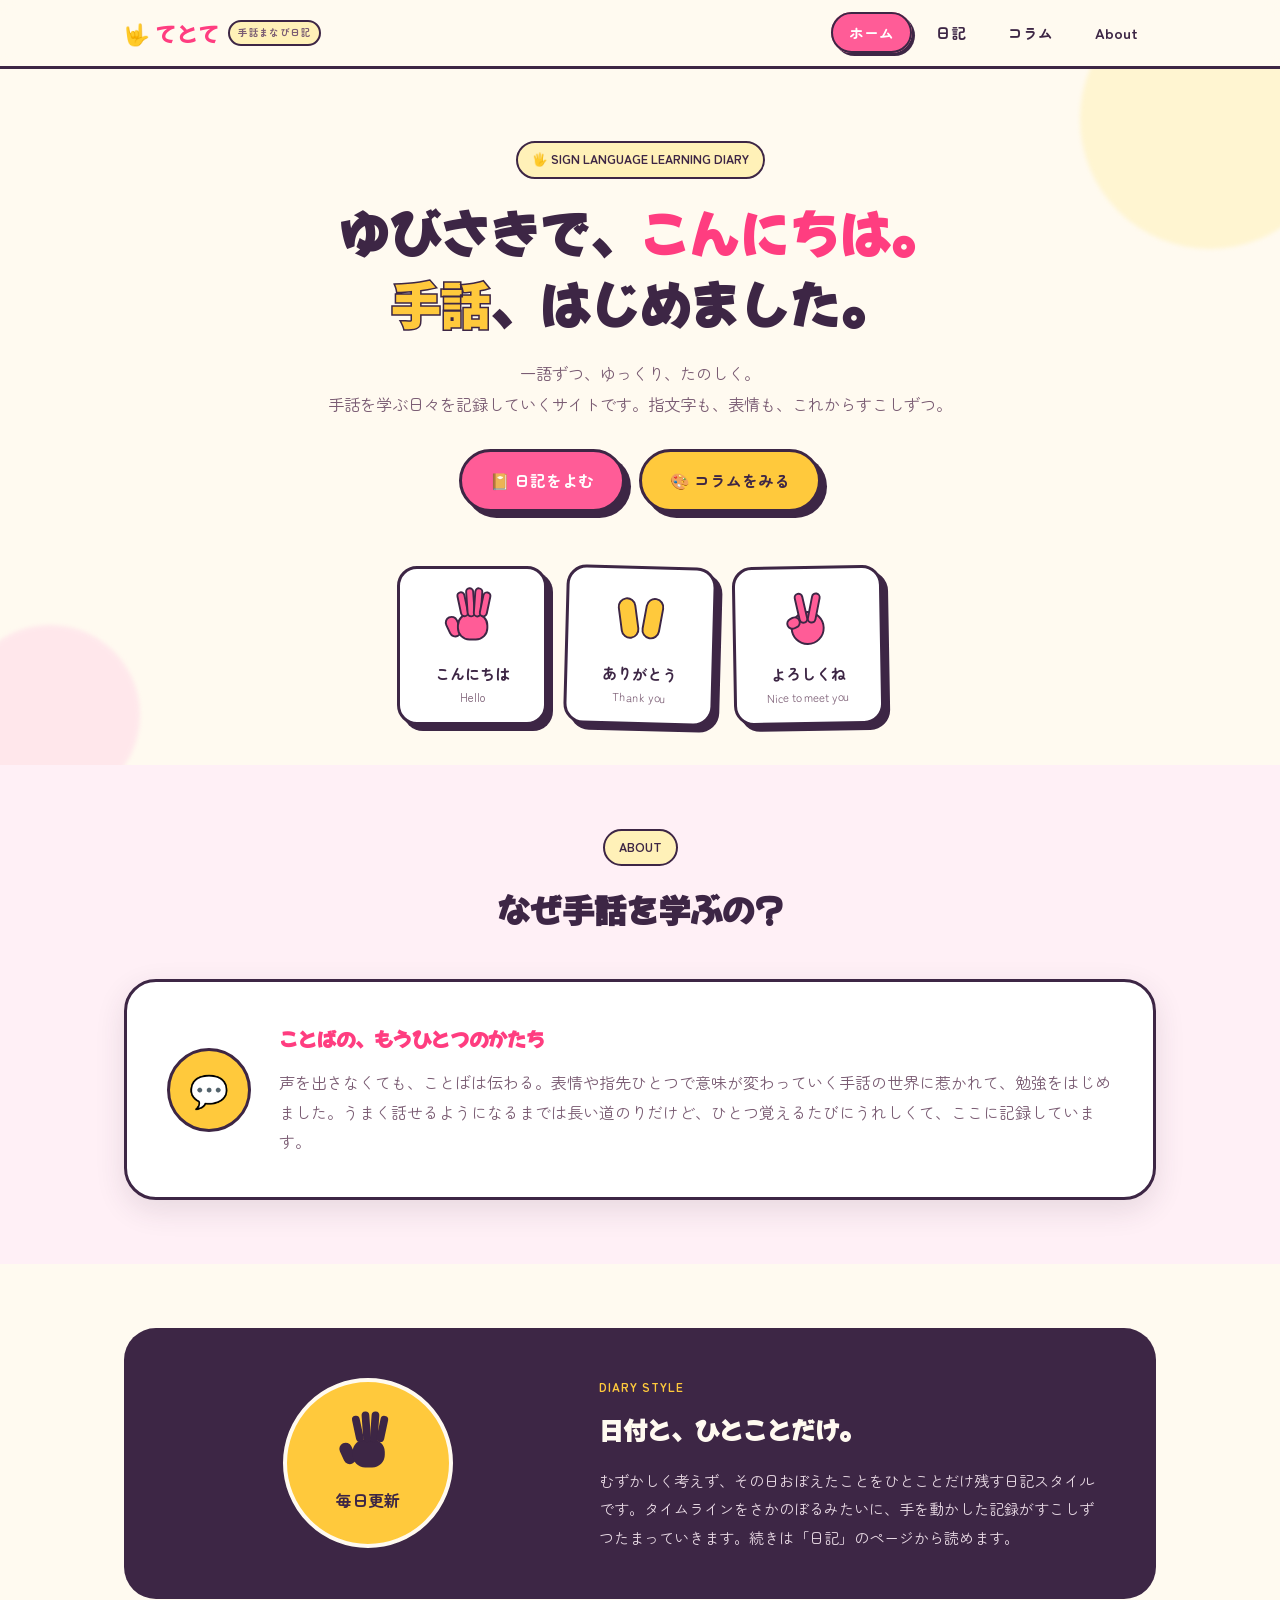
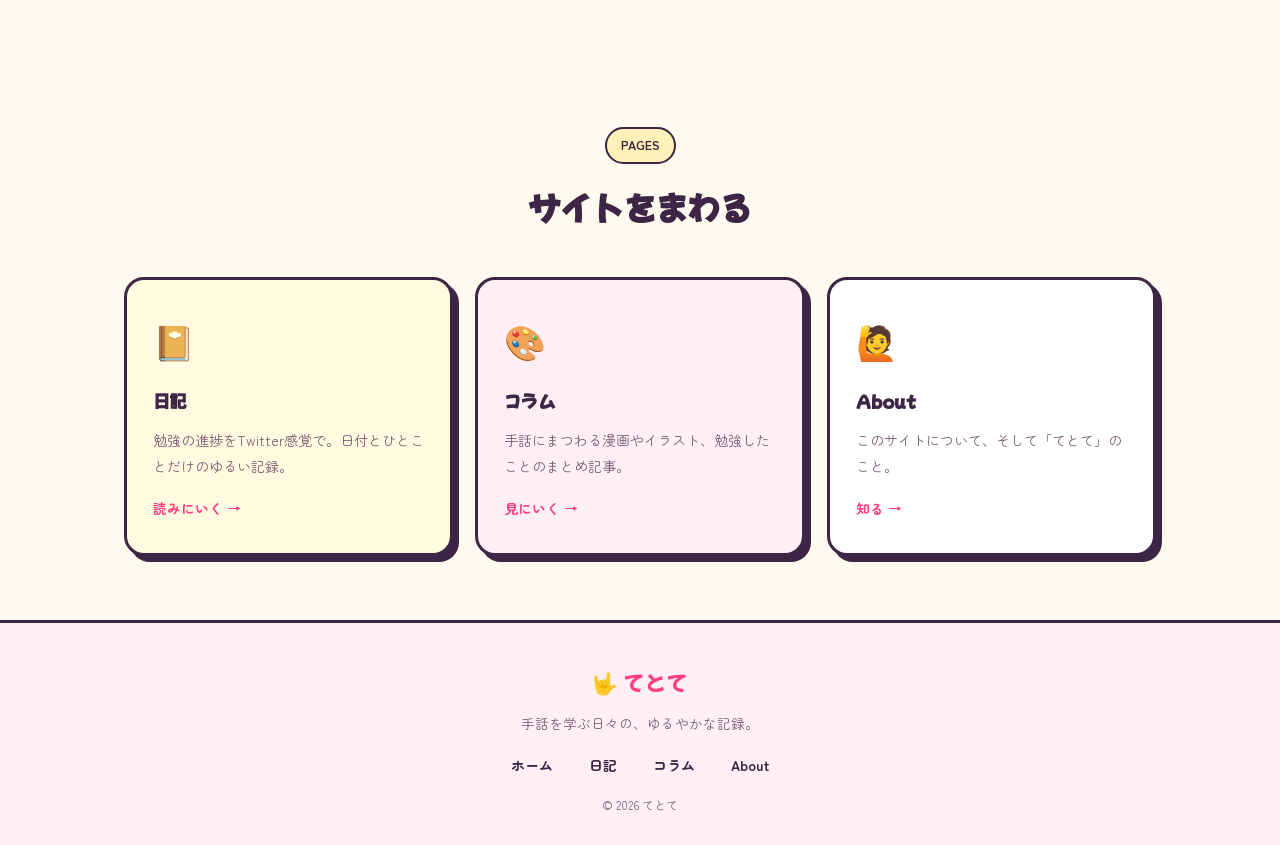
<file: index.html>
<!DOCTYPE html>
<html lang="ja">
<head>
<meta charset="UTF-8">
<meta name="viewport" content="width=device-width, initial-scale=1.0">
<title>てとて | 手話まなび日記</title>
<meta name="description" content="手話の勉強をすこしずつ記録していくサイト「てとて」。日々の学習日記とコラムをのせています。">
<link rel="preconnect" href="https://fonts.googleapis.com">
<link rel="stylesheet" href="css/style.css">
</head>
<body>

<header class="nav-wrap">
  <nav class="nav">
    <a href="index.html" class="logo">🤟 てとて <span class="tag">手話まなび日記</span></a>
    <button class="nav-toggle" id="navToggle" aria-label="メニュー">
      <span></span><span></span><span></span>
    </button>
    <ul class="nav-links" id="navLinks">
      <li><a href="index.html" class="active">ホーム</a></li>
      <li><a href="blog.html">日記</a></li>
      <li><a href="column.html">コラム</a></li>
      <li><a href="about.html">About</a></li>
    </ul>
  </nav>
</header>

<!-- ===== HERO ===== -->
<section class="hero">
  <div class="hero-blob blob-1"></div>
  <div class="hero-blob blob-2"></div>
  <div class="wrap hero-inner">
    <span class="chip">🖐️ SIGN LANGUAGE LEARNING DIARY</span>
    <h1>
      ゆびさきで、<span class="accent">こんにちは。</span><br>
      <span class="accent2">手話</span>、はじめました。
    </h1>
    <p>一語ずつ、ゆっくり、たのしく。<br>手話を学ぶ日々を記録していくサイトです。指文字も、表情も、これからすこしずつ。</p>
    <div class="hero-actions">
      <a href="blog.html" class="btn btn-pink">📔 日記をよむ</a>
      <a href="column.html" class="btn btn-yellow">🎨 コラムをみる</a>
    </div>

    <div class="signs-row">
      <div class="sign-card">
        <svg viewBox="0 0 100 100" fill="none">
          <rect x="12" y="46" width="18" height="32" rx="9" fill="#FF5C97" stroke="#3D2645" stroke-width="3" transform="rotate(-25 21 62)"/>
          <rect x="28" y="42" width="46" height="40" rx="18" fill="#FF5C97" stroke="#3D2645" stroke-width="3"/>
          <rect x="30" y="8" width="11" height="38" rx="5.5" fill="#FF5C97" stroke="#3D2645" stroke-width="3" transform="rotate(-12 35 27)"/>
          <rect x="42" y="2" width="11" height="44" rx="5.5" fill="#FF5C97" stroke="#3D2645" stroke-width="3" transform="rotate(-4 47 24)"/>
          <rect x="54" y="2" width="11" height="44" rx="5.5" fill="#FF5C97" stroke="#3D2645" stroke-width="3" transform="rotate(4 59 24)"/>
          <rect x="65" y="8" width="11" height="38" rx="5.5" fill="#FF5C97" stroke="#3D2645" stroke-width="3" transform="rotate(12 70 27)"/>
        </svg>
        <div class="label">こんにちは</div>
        <div class="reading">Hello</div>
      </div>

      <div class="sign-card">
        <svg viewBox="0 0 100 100" fill="none">
          <rect x="18" y="18" width="26" height="62" rx="13" fill="#FFC93C" stroke="#3D2645" stroke-width="3" transform="rotate(-9 31 49)"/>
          <rect x="56" y="18" width="26" height="62" rx="13" fill="#FFC93C" stroke="#3D2645" stroke-width="3" transform="rotate(9 69 49)"/>
        </svg>
        <div class="label">ありがとう</div>
        <div class="reading">Thank you</div>
      </div>

      <div class="sign-card">
        <svg viewBox="0 0 100 100" fill="none">
          <circle cx="50" cy="64" r="25" fill="#FF5C97" stroke="#3D2645" stroke-width="3"/>
          <rect x="18" y="48" width="20" height="16" rx="8" fill="#FF5C97" stroke="#3D2645" stroke-width="3" transform="rotate(-25 28 56)"/>
          <rect x="34" y="10" width="12" height="46" rx="6" fill="#FF5C97" stroke="#3D2645" stroke-width="3" transform="rotate(-12 40 33)"/>
          <rect x="54" y="10" width="12" height="46" rx="6" fill="#FF5C97" stroke="#3D2645" stroke-width="3" transform="rotate(12 60 33)"/>
        </svg>
        <div class="label">よろしくね</div>
        <div class="reading">Nice to meet you</div>
      </div>
    </div>
  </div>
</section>

<!-- ===== ABOUT TEASER ===== -->
<section class="about-teaser">
  <div class="wrap">
    <div class="section-head">
      <span class="chip">ABOUT</span>
      <h2>なぜ手話を学ぶの?</h2>
    </div>
    <div class="teaser-card">
      <div class="icon-circle">💬</div>
      <div>
        <h3>ことばの、もうひとつのかたち</h3>
        <p>声を出さなくても、ことばは伝わる。表情や指先ひとつで意味が変わっていく手話の世界に惹かれて、勉強をはじめました。うまく話せるようになるまでは長い道のりだけど、ひとつ覚えるたびにうれしくて、ここに記録しています。</p>
      </div>
    </div>
  </div>
</section>

<!-- ===== DIARY STYLE FEATURE ===== -->
<section>
  <div class="wrap">
    <div class="word-feature">
      <div>
        <div class="word-circle">
          <svg viewBox="0 0 100 100" fill="none">
            <rect x="12" y="46" width="18" height="32" rx="9" fill="#3D2645" transform="rotate(-25 21 62)"/>
            <rect x="28" y="42" width="46" height="40" rx="18" fill="#3D2645"/>
            <rect x="30" y="8" width="11" height="38" rx="5.5" fill="#3D2645" transform="rotate(-12 35 27)"/>
            <rect x="42" y="2" width="11" height="44" rx="5.5" fill="#3D2645" transform="rotate(-4 47 24)"/>
            <rect x="54" y="2" width="11" height="44" rx="5.5" fill="#3D2645" transform="rotate(4 59 24)"/>
            <rect x="65" y="8" width="11" height="38" rx="5.5" fill="#3D2645" transform="rotate(12 70 27)"/>
          </svg>
          <span>毎日更新</span>
        </div>
      </div>
      <div>
        <span class="label">DIARY STYLE</span>
        <h3>日付と、ひとことだけ。</h3>
        <p>むずかしく考えず、その日おぼえたことをひとことだけ残す日記スタイルです。タイムラインをさかのぼるみたいに、手を動かした記録がすこしずつたまっていきます。続きは「日記」のページから読めます。</p>
      </div>
    </div>
  </div>
</section>

<!-- ===== NAV CARDS ===== -->
<section>
  <div class="wrap">
    <div class="section-head">
      <span class="chip">PAGES</span>
      <h2>サイトをまわる</h2>
    </div>
    <div class="cards-grid">
      <a href="blog.html" class="nav-card">
        <span class="emoji">📔</span>
        <h3>日記</h3>
        <p>勉強の進捗をTwitter感覚で。日付とひとことだけのゆるい記録。</p>
        <span class="go">読みにいく →</span>
      </a>
      <a href="column.html" class="nav-card">
        <span class="emoji">🎨</span>
        <h3>コラム</h3>
        <p>手話にまつわる漫画やイラスト、勉強したことのまとめ記事。</p>
        <span class="go">見にいく →</span>
      </a>
      <a href="about.html" class="nav-card">
        <span class="emoji">🙋</span>
        <h3>About</h3>
        <p>このサイトについて、そして「てとて」のこと。</p>
        <span class="go">知る →</span>
      </a>
    </div>
  </div>
</section>

<footer>
  <div class="wrap">
    <a href="index.html" class="logo">🤟 てとて</a>
    <p style="color:var(--ink-soft);font-size:.85rem;">手話を学ぶ日々の、ゆるやかな記録。</p>
    <div class="foot-links">
      <a href="index.html">ホーム</a>
      <a href="blog.html">日記</a>
      <a href="column.html">コラム</a>
      <a href="about.html">About</a>
    </div>
    <p class="copy">© 2026 てとて</p>
  </div>
</footer>

<script>
  const toggle = document.getElementById('navToggle');
  const links = document.getElementById('navLinks');
  toggle.addEventListener('click', () => links.classList.toggle('open'));
</script>

</body>
</html>
</file>
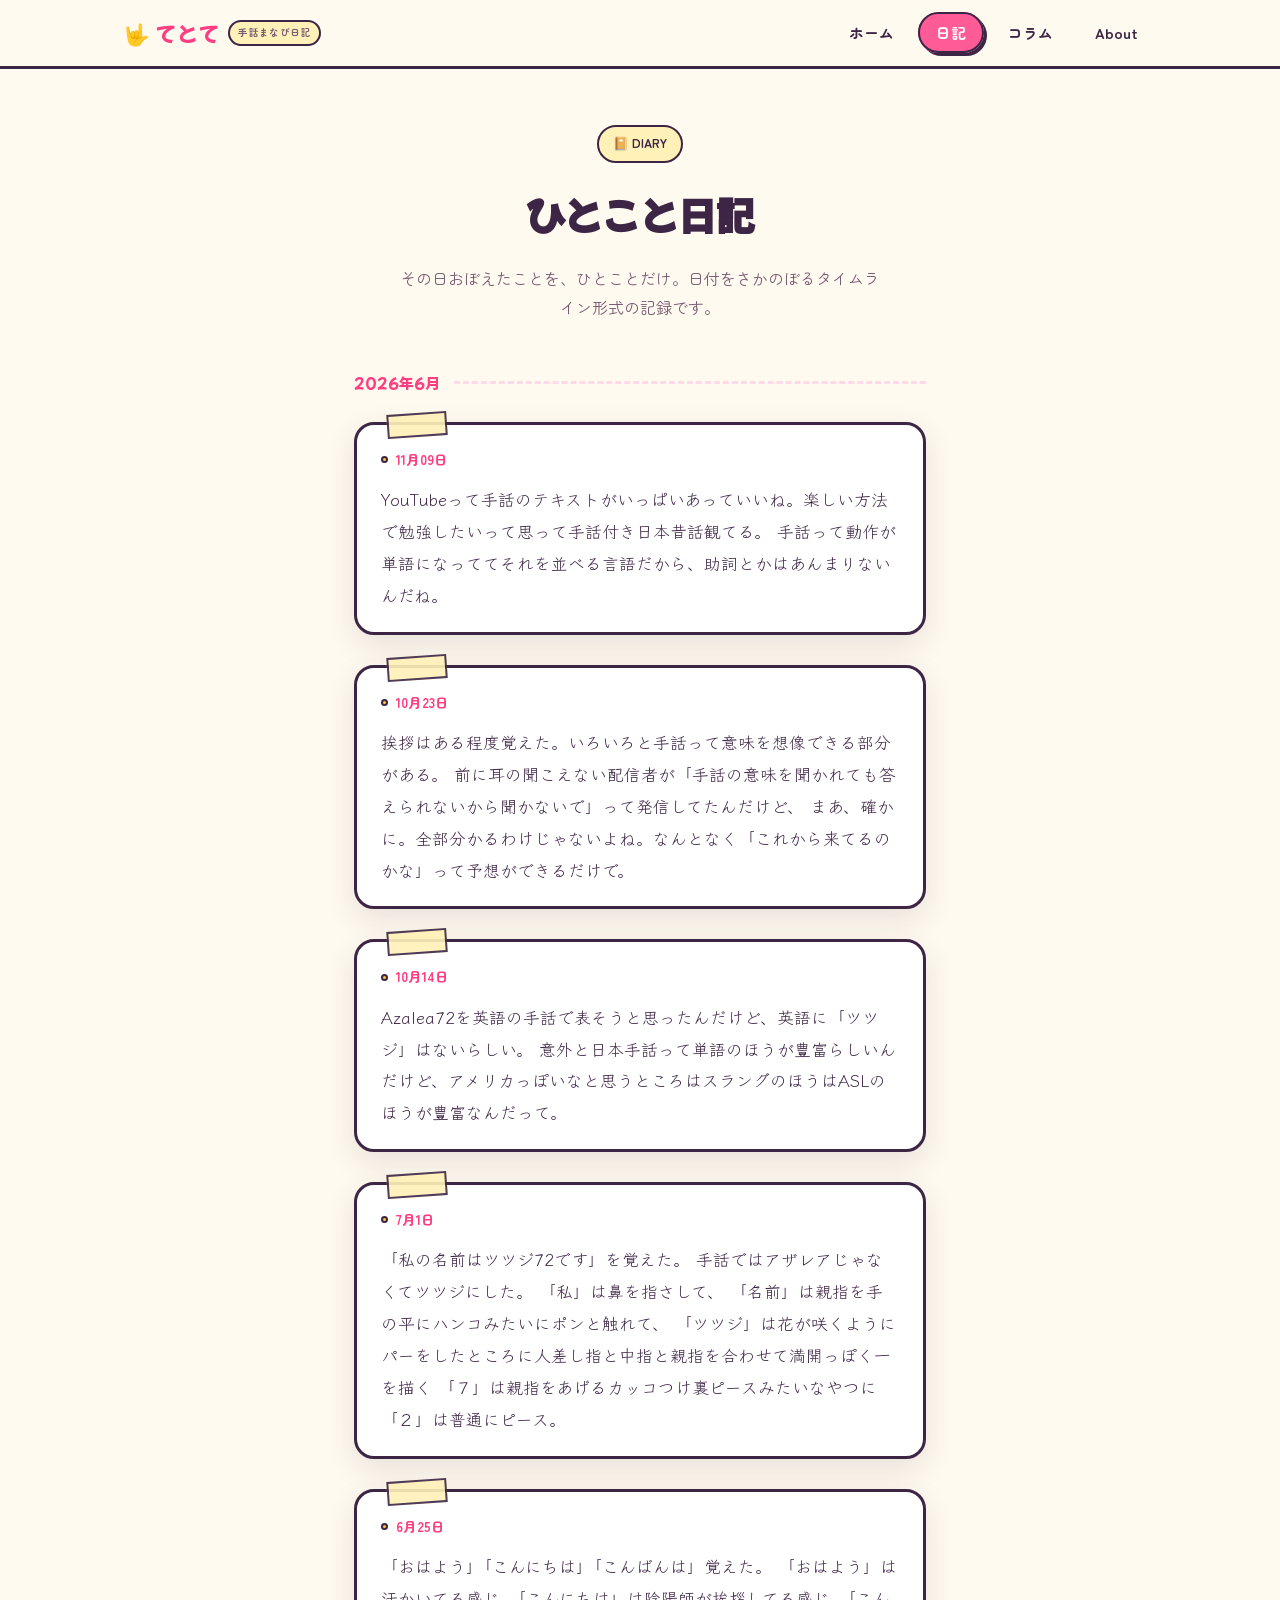
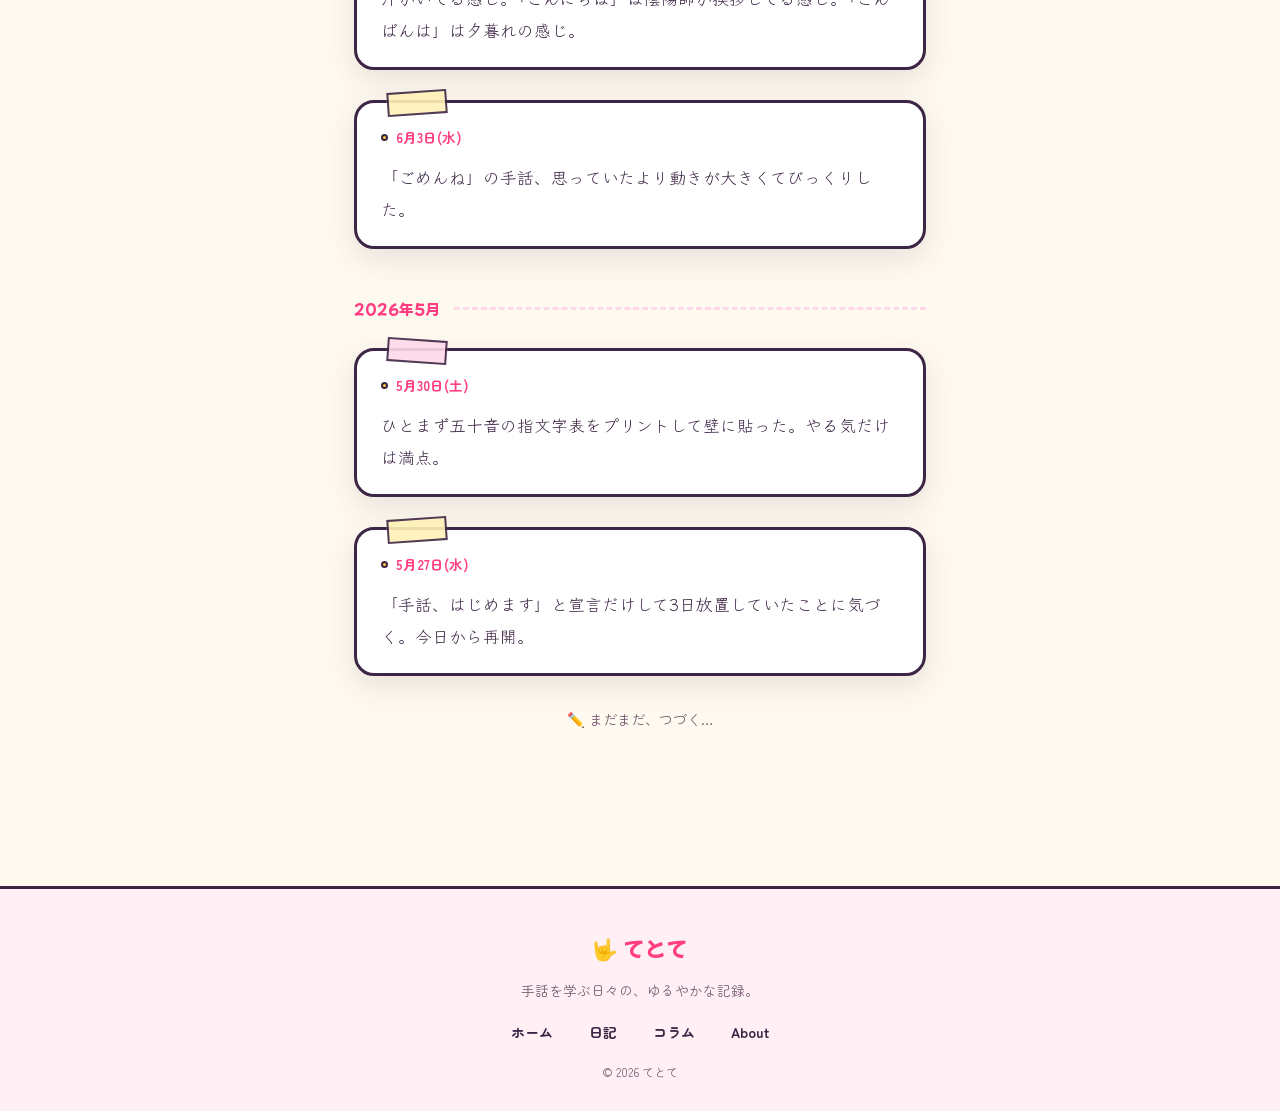
<file: blog.html>
<!DOCTYPE html>
<html lang="ja">
<head>
<meta charset="UTF-8">
<meta name="viewport" content="width=device-width, initial-scale=1.0">
<title>日記 | てとて</title>
<meta name="description" content="手話の勉強の進捗をひとことだけ残す日記。日付と内容だけのゆるいタイムライン。">
<link rel="preconnect" href="https://fonts.googleapis.com">
<link rel="stylesheet" href="css/style.css">
</head>
<body>

<header class="nav-wrap">
  <nav class="nav">
    <a href="index.html" class="logo">🤟 てとて <span class="tag">手話まなび日記</span></a>
    <button class="nav-toggle" id="navToggle" aria-label="メニュー">
      <span></span><span></span><span></span>
    </button>
    <ul class="nav-links" id="navLinks">
      <li><a href="index.html">ホーム</a></li>
      <li><a href="blog.html" class="active">日記</a></li>
      <li><a href="column.html">コラム</a></li>
      <li><a href="about.html">About</a></li>
    </ul>
  </nav>
</header>

<section class="page-head">
  <div class="wrap">
    <span class="chip">📔 DIARY</span>
    <h1>ひとこと日記</h1>
    <p>その日おぼえたことを、ひとことだけ。日付をさかのぼるタイムライン形式の記録です。</p>
  </div>
</section>

<section style="padding-top:0;">
  <div class="diary-wrap">

    <div class="month-divider"><span>2026年6月</span><div class="line"></div></div>

    <div class="diary-entry tape-yellow">
      <div class="diary-date"><span class="dot"></span>11月09日</div>
      <p class="diary-text">YouTubeって手話のテキストがいっぱいあっていいね。楽しい方法で勉強したいって思って手話付き日本昔話観てる。
        手話って動作が単語になっててそれを並べる言語だから、助詞とかはあんまりないんだね。
      </p>
    </div>

    <div class="diary-entry tape-yellow">
      <div class="diary-date"><span class="dot"></span>10月23日</div>
      <p class="diary-text">挨拶はある程度覚えた。いろいろと手話って意味を想像できる部分がある。
        前に耳の聞こえない配信者が「手話の意味を聞かれても答えられないから聞かないで」って発信してたんだけど、
        まあ、確かに。全部分かるわけじゃないよね。なんとなく「これから来てるのかな」って予想ができるだけで。
      </p>
    </div>

    <div class="diary-entry tape-yellow">
      <div class="diary-date"><span class="dot"></span>10月14日</div>
      <p class="diary-text">Azalea72を英語の手話で表そうと思ったんだけど、英語に「ツツジ」はないらしい。
        意外と日本手話って単語のほうが豊富らしいんだけど、アメリカっぽいなと思うところはスラングのほうはASLのほうが豊富なんだって。
      </p>
    </div>

    <div class="diary-entry tape-yellow">
      <div class="diary-date"><span class="dot"></span>7月1日</div>
      <p class="diary-text">「私の名前はツツジ72です」を覚えた。
      手話ではアザレアじゃなくてツツジにした。
      「私」は鼻を指さして、
      「名前」は親指を手の平にハンコみたいにポンと触れて、
      「ツツジ」は花が咲くようにパーをしたところに人差し指と中指と親指を合わせて満開っぽく一を描く
      「７」は親指をあげるカッコつけ裏ピースみたいなやつに
      「２」は普通にピース。
      </p>
    </div>
    
    <div class="diary-entry tape-yellow">
      <div class="diary-date"><span class="dot"></span>6月25日</div>
      <p class="diary-text">「おはよう」「こんにちは」「こんばんは」覚えた。
        「おはよう」は汗かいてる感じ。「こんにちは」は陰陽師が挨拶してる感じ。「こんばんは」は夕暮れの感じ。</p>
    </div>

    <div class="diary-entry tape-yellow">
      <div class="diary-date"><span class="dot"></span>6月3日(水)</div>
      <p class="diary-text">「ごめんね」の手話、思っていたより動きが大きくてびっくりした。</p>
    </div>

    <div class="month-divider"><span>2026年5月</span><div class="line"></div></div>

    <div class="diary-entry tape-pink">
      <div class="diary-date"><span class="dot"></span>5月30日(土)</div>
      <p class="diary-text">ひとまず五十音の指文字表をプリントして壁に貼った。やる気だけは満点。</p>
    </div>

    <div class="diary-entry tape-yellow">
      <div class="diary-date"><span class="dot"></span>5月27日(水)</div>
      <p class="diary-text">「手話、はじめます」と宣言だけして3日放置していたことに気づく。今日から再開。</p>
    </div>

    <p class="feed-end">✏️ まだまだ、つづく…</p>
  </div>
</section>

<footer>
  <div class="wrap">
    <a href="index.html" class="logo">🤟 てとて</a>
    <p style="color:var(--ink-soft);font-size:.85rem;">手話を学ぶ日々の、ゆるやかな記録。</p>
    <div class="foot-links">
      <a href="index.html">ホーム</a>
      <a href="blog.html">日記</a>
      <a href="column.html">コラム</a>
      <a href="about.html">About</a>
    </div>
    <p class="copy">© 2026 てとて</p>
  </div>
</footer>

<script>
  const toggle = document.getElementById('navToggle');
  const links = document.getElementById('navLinks');
  toggle.addEventListener('click', () => links.classList.toggle('open'));
</script>

</body>
</html>
</file>
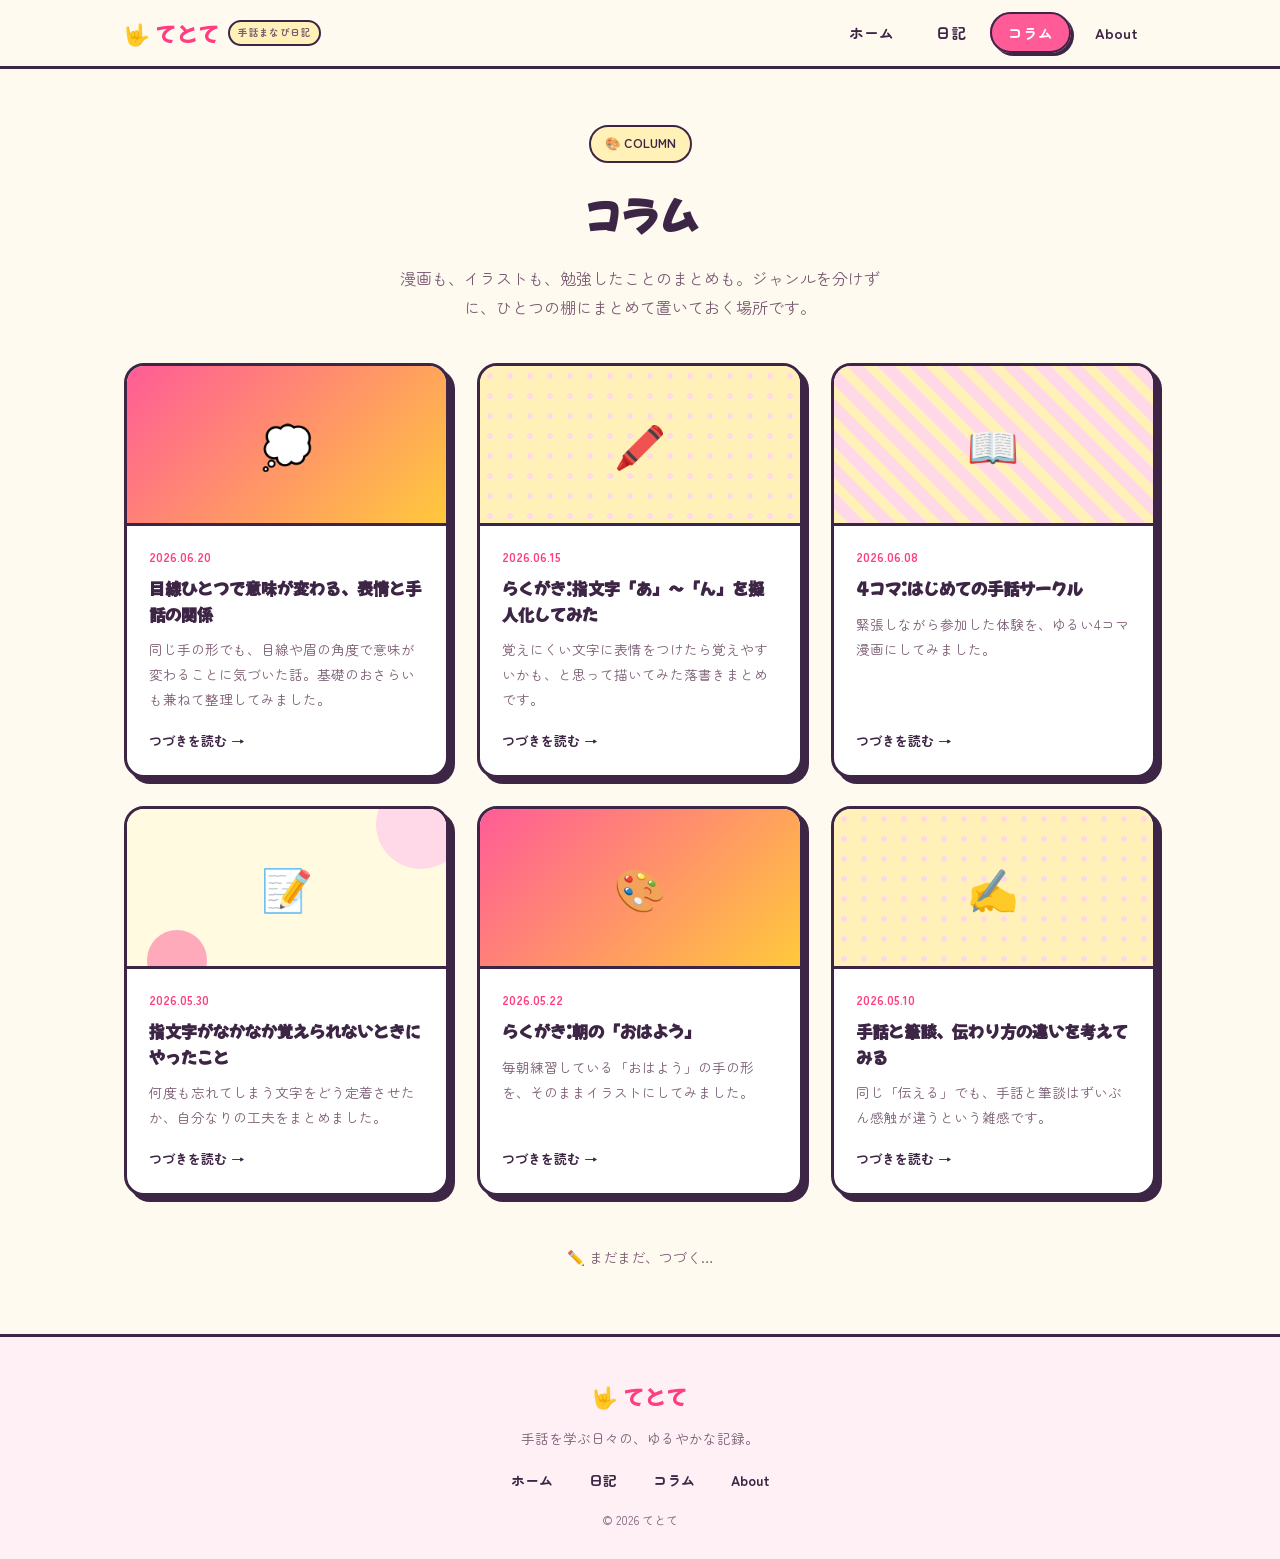
<file: column.html>
<!DOCTYPE html>
<html lang="ja">
<head>
<meta charset="UTF-8">
<meta name="viewport" content="width=device-width, initial-scale=1.0">
<title>コラム | てとて</title>
<meta name="description" content="手話にまつわる漫画、イラスト、勉強したことのまとめ記事をジャンルを分けずに置いている場所。">
<link rel="preconnect" href="https://fonts.googleapis.com">
<link rel="stylesheet" href="css/style.css">
</head>
<body>

<header class="nav-wrap">
  <nav class="nav">
    <a href="index.html" class="logo">🤟 てとて <span class="tag">手話まなび日記</span></a>
    <button class="nav-toggle" id="navToggle" aria-label="メニュー">
      <span></span><span></span><span></span>
    </button>
    <ul class="nav-links" id="navLinks">
      <li><a href="index.html">ホーム</a></li>
      <li><a href="blog.html">日記</a></li>
      <li><a href="column.html" class="active">コラム</a></li>
      <li><a href="about.html">About</a></li>
    </ul>
  </nav>
</header>

<section class="page-head">
  <div class="wrap">
    <span class="chip">🎨 COLUMN</span>
    <h1>コラム</h1>
    <p>漫画も、イラストも、勉強したことのまとめも。ジャンルを分けずに、ひとつの棚にまとめて置いておく場所です。</p>
  </div>
</section>

<section style="padding-top:10px;">
  <div class="wrap">
    <div class="column-grid">

      <a href="#" class="post-card">
        <div class="post-thumb"><span>💭</span></div>
        <div class="post-body">
          <div class="post-date">2026.06.20</div>
          <h3 class="post-title">目線ひとつで意味が変わる、表情と手話の関係</h3>
          <p class="post-excerpt">同じ手の形でも、目線や眉の角度で意味が変わることに気づいた話。基礎のおさらいも兼ねて整理してみました。</p>
          <span class="post-link">つづきを読む →</span>
        </div>
      </a>

      <a href="#" class="post-card">
        <div class="post-thumb"><span>🖍️</span></div>
        <div class="post-body">
          <div class="post-date">2026.06.15</div>
          <h3 class="post-title">らくがき:指文字「あ」〜「ん」を擬人化してみた</h3>
          <p class="post-excerpt">覚えにくい文字に表情をつけたら覚えやすいかも、と思って描いてみた落書きまとめです。</p>
          <span class="post-link">つづきを読む →</span>
        </div>
      </a>

      <a href="#" class="post-card">
        <div class="post-thumb"><span>📖</span></div>
        <div class="post-body">
          <div class="post-date">2026.06.08</div>
          <h3 class="post-title">4コマ:はじめての手話サークル</h3>
          <p class="post-excerpt">緊張しながら参加した体験を、ゆるい4コマ漫画にしてみました。</p>
          <span class="post-link">つづきを読む →</span>
        </div>
      </a>

      <a href="#" class="post-card">
        <div class="post-thumb"><span>📝</span></div>
        <div class="post-body">
          <div class="post-date">2026.05.30</div>
          <h3 class="post-title">指文字がなかなか覚えられないときにやったこと</h3>
          <p class="post-excerpt">何度も忘れてしまう文字をどう定着させたか、自分なりの工夫をまとめました。</p>
          <span class="post-link">つづきを読む →</span>
        </div>
      </a>

      <a href="#" class="post-card">
        <div class="post-thumb"><span>🎨</span></div>
        <div class="post-body">
          <div class="post-date">2026.05.22</div>
          <h3 class="post-title">らくがき:朝の「おはよう」</h3>
          <p class="post-excerpt">毎朝練習している「おはよう」の手の形を、そのままイラストにしてみました。</p>
          <span class="post-link">つづきを読む →</span>
        </div>
      </a>

      <a href="#" class="post-card">
        <div class="post-thumb"><span>✍️</span></div>
        <div class="post-body">
          <div class="post-date">2026.05.10</div>
          <h3 class="post-title">手話と筆談、伝わり方の違いを考えてみる</h3>
          <p class="post-excerpt">同じ「伝える」でも、手話と筆談はずいぶん感触が違うという雑感です。</p>
          <span class="post-link">つづきを読む →</span>
        </div>
      </a>

    </div>
    <p class="feed-end" style="margin-top:48px;">✏️ まだまだ、つづく…</p>
  </div>
</section>

<footer>
  <div class="wrap">
    <a href="index.html" class="logo">🤟 てとて</a>
    <p style="color:var(--ink-soft);font-size:.85rem;">手話を学ぶ日々の、ゆるやかな記録。</p>
    <div class="foot-links">
      <a href="index.html">ホーム</a>
      <a href="blog.html">日記</a>
      <a href="column.html">コラム</a>
      <a href="about.html">About</a>
    </div>
    <p class="copy">© 2026 てとて</p>
  </div>
</footer>

<script>
  const toggle = document.getElementById('navToggle');
  const links = document.getElementById('navLinks');
  toggle.addEventListener('click', () => links.classList.toggle('open'));
</script>

</body>
</html>
</file>
<file: css/style.css>
@import url('https://fonts.googleapis.com/css2?family=Mochiy+Pop+One&family=Zen+Maru+Gothic:wght@400;500;700&family=Klee+One:wght@600&display=swap');

:root{
  --cream:#FFFAF0;
  --pink:#FF5C97;
  --pink-deep:#FF3D80;
  --pink-soft:#FFD9E8;
  --pink-pale:#FFF0F6;
  --yellow:#FFC93C;
  --yellow-soft:#FFF1B8;
  --yellow-pale:#FFFAE0;
  --ink:#3D2645;
  --ink-soft:#7A5C73;
  --white:#FFFFFF;
  --radius-lg:32px;
  --radius-md:20px;
  --radius-sm:14px;
  --shadow-pop:6px 6px 0 var(--ink);
  --shadow-soft:0 10px 30px rgba(61,38,69,.12);
}

*{box-sizing:border-box;margin:0;padding:0;}

html{scroll-behavior:smooth;}

body{
  background:var(--cream);
  color:var(--ink);
  font-family:'Zen Maru Gothic',sans-serif;
  line-height:1.85;
  -webkit-font-smoothing:antialiased;
  overflow-x:hidden;
}

img{max-width:100%;display:block;}

a{color:inherit;text-decoration:none;}

.font-pop{font-family:'Mochiy Pop One',sans-serif;}
.font-write{font-family:'Klee One',sans-serif;}

.wrap{max-width:1080px;margin:0 auto;padding:0 24px;}

/* ===== Nav ===== */
.nav-wrap{
  position:sticky;top:0;z-index:100;
  background:rgba(255,250,240,.88);
  backdrop-filter:blur(8px);
  border-bottom:3px solid var(--ink);
}
.nav{
  max-width:1080px;margin:0 auto;padding:14px 24px;
  display:flex;align-items:center;justify-content:space-between;
}
.logo{
  font-family:'Mochiy Pop One',sans-serif;
  font-size:1.3rem;color:var(--pink-deep);
  display:flex;align-items:center;gap:8px;
  letter-spacing:.02em;
}
.logo .tag{
  font-family:'Zen Maru Gothic',sans-serif;
  font-size:.6rem;font-weight:700;color:var(--ink-soft);
  background:var(--yellow-soft);
  padding:2px 8px;border-radius:20px;
  border:2px solid var(--ink);
}
.nav-links{display:flex;gap:6px;list-style:none;}
.nav-links a{
  font-weight:700;font-size:.92rem;
  padding:8px 16px;border-radius:24px;
  border:2px solid transparent;
  transition:all .2s ease;
}
.nav-links a:hover{
  background:var(--pink-pale);
  border-color:var(--ink);
}
.nav-links a.active{
  background:var(--pink);
  color:var(--white);
  border-color:var(--ink);
  box-shadow:3px 3px 0 var(--ink);
}
.nav-toggle{display:none;}

@media(max-width:720px){
  .nav-links{
    position:fixed;top:64px;left:0;right:0;
    background:var(--cream);
    flex-direction:column;
    padding:16px 24px 24px;
    border-bottom:3px solid var(--ink);
    transform:translateY(-130%);
    transition:transform .25s ease;
  }
  .nav-links.open{transform:translateY(0);}
  .nav-links a{display:block;text-align:center;}
  .nav-toggle{
    display:flex;flex-direction:column;gap:5px;
    width:34px;cursor:pointer;background:none;border:none;
  }
  .nav-toggle span{height:3px;background:var(--ink);border-radius:3px;}
}

/* ===== Buttons / chips ===== */
.btn{
  display:inline-flex;align-items:center;gap:8px;
  font-weight:700;font-size:.98rem;
  padding:14px 28px;border-radius:40px;
  border:3px solid var(--ink);
  box-shadow:var(--shadow-pop);
  transition:transform .15s ease, box-shadow .15s ease;
  cursor:pointer;
}
.btn:hover{transform:translate(-2px,-2px);box-shadow:8px 8px 0 var(--ink);}
.btn:active{transform:translate(1px,1px);box-shadow:3px 3px 0 var(--ink);}
.btn-pink{background:var(--pink);color:var(--white);}
.btn-yellow{background:var(--yellow);color:var(--ink);}
.btn-outline{background:var(--white);color:var(--ink);}

.chip{
  display:inline-block;font-size:.78rem;font-weight:700;
  padding:5px 14px;border-radius:20px;border:2px solid var(--ink);
  background:var(--yellow-soft);
}

/* ===== Hero ===== */
.hero{
  position:relative;
  padding:72px 0 40px;
  overflow:hidden;
}
.hero-blob{
  position:absolute;border-radius:50%;
  filter:blur(2px);opacity:.55;z-index:0;
}
.blob-1{width:260px;height:260px;background:var(--yellow-soft);top:-80px;right:-60px;}
.blob-2{width:180px;height:180px;background:var(--pink-soft);bottom:-40px;left:-40px;}
.hero .dot{position:absolute;border-radius:50%;z-index:0;}

.hero-inner{position:relative;z-index:1;text-align:center;max-width:680px;margin:0 auto;}
.hero .chip{margin-bottom:18px;}
.hero h1{
  font-family:'Mochiy Pop One',sans-serif;
  font-size:clamp(2rem,5.5vw,3.1rem);
  line-height:1.45;
  color:var(--ink);
  margin-bottom:18px;
}
.hero h1 .accent{color:var(--pink-deep);}
.hero h1 .accent2{color:var(--yellow);
  -webkit-text-stroke:1.5px var(--ink);
  text-stroke:1.5px var(--ink);
}
.hero p{
  font-size:1.02rem;color:var(--ink-soft);
  margin-bottom:30px;
}
.hero-actions{display:flex;gap:14px;justify-content:center;flex-wrap:wrap;margin-bottom:54px;}

/* hand sign row (signature element) */
.signs-row{
  display:flex;justify-content:center;gap:18px;flex-wrap:wrap;
  position:relative;z-index:1;
}
.sign-card{
  background:var(--white);
  border:3px solid var(--ink);
  border-radius:var(--radius-md);
  padding:18px 22px 14px;
  width:150px;
  box-shadow:var(--shadow-pop);
  transition:transform .2s ease;
}
.sign-card:hover{transform:rotate(-2deg) translateY(-4px);}
.sign-card:nth-child(2){transform:rotate(1.5deg);}
.sign-card:nth-child(2):hover{transform:rotate(1.5deg) translateY(-4px);}
.sign-card:nth-child(3){transform:rotate(-1deg);}
.sign-card:nth-child(3):hover{transform:rotate(-1deg) translateY(-4px);}
.sign-card svg{width:64px;height:64px;margin:0 auto 8px;display:block;}
.sign-card .label{font-weight:700;font-size:.95rem;}
.sign-card .reading{font-size:.72rem;color:var(--ink-soft);}

/* ===== Section base ===== */
section{padding:64px 0;position:relative;}
.section-head{text-align:center;max-width:560px;margin:0 auto 40px;}
.section-head .chip{margin-bottom:14px;}
.section-head h2{
  font-family:'Mochiy Pop One',sans-serif;
  font-size:clamp(1.5rem,3.5vw,2rem);
  margin-bottom:14px;
}
.section-head p{color:var(--ink-soft);}

.wave-divider{display:block;width:100%;line-height:0;}

/* ===== About teaser ===== */
.about-teaser{background:var(--pink-pale);}
.teaser-card{
  background:var(--white);
  border:3px solid var(--ink);
  border-radius:var(--radius-lg);
  padding:40px;
  display:grid;grid-template-columns:auto 1fr;gap:28px;align-items:center;
  box-shadow:var(--shadow-soft);
}
.teaser-card .icon-circle{
  width:84px;height:84px;border-radius:50%;
  background:var(--yellow);border:3px solid var(--ink);
  display:flex;align-items:center;justify-content:center;
  font-size:2rem;flex-shrink:0;
}
.teaser-card h3{font-family:'Mochiy Pop One',sans-serif;font-size:1.2rem;margin-bottom:10px;color:var(--pink-deep);}
.teaser-card p{color:var(--ink-soft);}
@media(max-width:600px){
  .teaser-card{grid-template-columns:1fr;text-align:center;padding:28px;}
  .teaser-card .icon-circle{margin:0 auto;}
}

/* ===== Word of the week ===== */
.word-feature{
  background:var(--ink);
  color:var(--cream);
  border-radius:var(--radius-lg);
  padding:48px;
  display:grid;grid-template-columns:1fr 1.3fr;gap:36px;align-items:center;
}
.word-feature .word-circle{
  width:170px;height:170px;border-radius:50%;
  background:var(--yellow);
  display:flex;flex-direction:column;align-items:center;justify-content:center;
  margin:0 auto;border:4px solid var(--cream);
}
.word-feature .word-circle svg{width:70px;height:70px;margin-bottom:6px;}
.word-feature .word-circle span{color:var(--ink);font-weight:700;}
.word-feature .label{
  font-size:.75rem;color:var(--yellow);font-weight:700;
  letter-spacing:.08em;margin-bottom:10px;display:block;
}
.word-feature h3{font-family:'Mochiy Pop One',sans-serif;font-size:1.5rem;margin-bottom:14px;}
.word-feature p{color:#E8D9E4;font-size:.95rem;}
@media(max-width:680px){
  .word-feature{grid-template-columns:1fr;text-align:center;padding:32px 24px;}
}

/* ===== Nav cards ===== */
.cards-grid{
  display:grid;grid-template-columns:repeat(3,1fr);gap:22px;
}
.nav-card{
  background:var(--white);
  border:3px solid var(--ink);
  border-radius:var(--radius-md);
  padding:30px 26px;
  box-shadow:var(--shadow-pop);
  transition:transform .18s ease,box-shadow .18s ease;
  display:block;
}
.nav-card:hover{transform:translate(-3px,-3px);box-shadow:9px 9px 0 var(--ink);}
.nav-card .emoji{font-size:2.1rem;margin-bottom:14px;display:block;}
.nav-card h3{font-family:'Mochiy Pop One',sans-serif;font-size:1.05rem;margin-bottom:10px;}
.nav-card p{font-size:.88rem;color:var(--ink-soft);margin-bottom:14px;}
.nav-card .go{font-weight:700;font-size:.85rem;color:var(--pink-deep);}
.nav-card:nth-child(1){background:var(--yellow-pale);}
.nav-card:nth-child(2){background:var(--pink-pale);}
.nav-card:nth-child(3){background:var(--white);}
@media(max-width:780px){
  .cards-grid{grid-template-columns:1fr;}
}

/* ===== Footer ===== */
footer{
  border-top:3px solid var(--ink);
  background:var(--pink-pale);
  padding:40px 0 28px;
  text-align:center;
}
footer .logo{justify-content:center;margin-bottom:10px;}
footer .foot-links{
  display:flex;gap:18px;justify-content:center;flex-wrap:wrap;
  margin:16px 0;font-size:.88rem;font-weight:700;
}
footer .foot-links a{margin:0 9px;}
footer .foot-links a:hover{color:var(--pink-deep);}
footer .copy{font-size:.75rem;color:var(--ink-soft);}

/* ===== Page head (shared across sub-pages) ===== */
.page-head{padding:56px 0 30px;text-align:center;position:relative;}
.page-head .chip{margin-bottom:16px;}
.page-head h1{
  font-family:'Mochiy Pop One',sans-serif;
  font-size:clamp(1.8rem,4.5vw,2.4rem);
  margin-bottom:14px;
}
.page-head p{color:var(--ink-soft);max-width:480px;margin:0 auto;}

/* ===== Diary timeline (blog.html) ===== */
.diary-wrap{max-width:620px;margin:0 auto;padding:10px 24px 90px;}

.month-divider{display:flex;align-items:center;gap:14px;margin:46px 0 26px;}
.month-divider:first-of-type{margin-top:6px;}
.month-divider .line{flex:1;height:0;border-top:3px dashed var(--pink-soft);}
.month-divider span{
  font-family:'Mochiy Pop One',sans-serif;
  font-size:.92rem;color:var(--pink-deep);white-space:nowrap;
}

.diary-entry{
  position:relative;
  background:var(--white);
  border:3px solid var(--ink);
  border-radius:var(--radius-md);
  padding:22px 24px 20px;
  margin-bottom:30px;
  box-shadow:var(--shadow-soft);
}
.diary-entry::before{
  content:'';position:absolute;top:-12px;left:30px;
  width:56px;height:20px;border:2px solid var(--ink);
  opacity:.9;
}
.diary-entry.tape-yellow::before{background:var(--yellow-soft);transform:rotate(-4deg);}
.diary-entry.tape-pink::before{background:var(--pink-soft);transform:rotate(4deg);}

.diary-date{
  display:flex;align-items:center;gap:8px;
  font-weight:700;font-size:.85rem;color:var(--pink-deep);
  margin-bottom:12px;
}
.diary-date .dot{
  position:relative;
  width:7px;height:7px;border-radius:50%;
  background:var(--yellow);border:2px solid var(--ink);flex-shrink:0;
}
.diary-text{
  font-family:'Klee One',sans-serif;
  font-size:1.05rem;line-height:1.9;color:var(--ink);
}

.feed-end{
  text-align:center;color:var(--ink-soft);
  font-size:.9rem;margin-top:8px;
}

/* ===== Column grid (column.html) — manga/illust/article all mixed together ===== */
.column-grid{
  display:grid;
  grid-template-columns:repeat(auto-fill,minmax(270px,1fr));
  gap:28px;
}
.post-card{
  background:var(--white);
  border:3px solid var(--ink);
  border-radius:var(--radius-md);
  overflow:hidden;
  box-shadow:var(--shadow-pop);
  transition:transform .18s ease,box-shadow .18s ease;
  display:flex;flex-direction:column;
}
.post-card:hover{transform:translate(-3px,-3px);box-shadow:9px 9px 0 var(--ink);}

.post-thumb{
  height:160px;
  display:flex;align-items:center;justify-content:center;
  font-size:2.6rem;
  border-bottom:3px solid var(--ink);
  position:relative;overflow:hidden;
}
.column-grid .post-card:nth-child(4n+1) .post-thumb{
  background:linear-gradient(135deg,var(--pink) 0%,var(--yellow) 100%);
}
.column-grid .post-card:nth-child(4n+2) .post-thumb{
  background:var(--yellow-soft);
  background-image:radial-gradient(var(--pink-soft) 20%,transparent 21%);
  background-size:20px 20px;
}
.column-grid .post-card:nth-child(4n+3) .post-thumb{
  background:var(--pink-soft);
  background-image:repeating-linear-gradient(45deg,var(--yellow-soft) 0 10px,transparent 10px 22px);
}
.column-grid .post-card:nth-child(4n+4) .post-thumb{
  background:var(--yellow-pale);
}
.column-grid .post-card:nth-child(4n+4) .post-thumb::before{
  content:'';position:absolute;width:90px;height:90px;border-radius:50%;
  background:var(--pink-soft);top:-30px;right:-20px;
}
.column-grid .post-card:nth-child(4n+4) .post-thumb::after{
  content:'';position:absolute;width:60px;height:60px;border-radius:50%;
  background:var(--pink);opacity:.5;bottom:-24px;left:20px;
}
.post-thumb span{position:relative;z-index:1;}

.post-body{padding:20px 22px 22px;display:flex;flex-direction:column;flex:1;}
.post-date{font-size:.75rem;font-weight:700;color:var(--pink-deep);margin-bottom:8px;}
.post-title{
  font-family:'Mochiy Pop One',sans-serif;
  font-size:1rem;line-height:1.6;margin-bottom:10px;
}
.post-excerpt{font-size:.85rem;color:var(--ink-soft);margin-bottom:16px;flex:1;}
.post-link{font-size:.82rem;font-weight:700;color:var(--ink);margin-top:auto;}
.post-card:hover .post-link{color:var(--pink-deep);}

/* ===== Profile tags (about.html) ===== */
.profile-tags{display:flex;gap:10px;flex-wrap:wrap;justify-content:center;margin-top:22px;}

/* ===== Link list (about.html) ===== */
.link-section{margin-bottom:44px;}
.link-section:last-child{margin-bottom:0;}
.link-section-title{
  display:flex;align-items:center;gap:12px;
  font-family:'Mochiy Pop One',sans-serif;
  font-size:.98rem;color:var(--pink-deep);
  margin-bottom:18px;
}
.link-section-title .line{flex:1;height:0;border-top:3px dashed var(--pink-soft);}

.link-grid{display:grid;grid-template-columns:1fr 1fr;gap:14px;}
@media(max-width:560px){.link-grid{grid-template-columns:1fr;}}

.link-card{
  display:flex;align-items:center;gap:14px;
  background:var(--white);
  border:3px solid var(--ink);
  border-radius:var(--radius-sm);
  padding:14px 16px;
  box-shadow:var(--shadow-pop);
  transition:transform .15s ease, box-shadow .15s ease;
}
.link-card:hover{transform:translate(-2px,-2px);box-shadow:7px 7px 0 var(--ink);}
.link-icon{
  width:42px;height:42px;border-radius:50%;flex-shrink:0;
  background:var(--yellow-soft);border:2px solid var(--ink);
  display:flex;align-items:center;justify-content:center;
  font-size:1.15rem;
}
.link-card:nth-child(even) .link-icon{background:var(--pink-soft);}
.link-text{flex:1;min-width:0;}
.link-name{display:block;font-weight:700;font-size:.92rem;color:var(--ink);margin-bottom:2px;}
.link-desc{display:block;font-size:.74rem;color:var(--ink-soft);}
.link-arrow{font-size:1.1rem;color:var(--pink-deep);flex-shrink:0;transition:transform .15s ease;}
.link-card:hover .link-arrow{transform:translateX(3px);}

/* ===== Contact form (about.html) ===== */
.form-card{
  background:var(--white);
  border:3px solid var(--ink);
  border-radius:var(--radius-lg);
  padding:36px;
  box-shadow:var(--shadow-soft);
}
@media(max-width:560px){.form-card{padding:26px 22px;}}
.form-intro{color:var(--ink-soft);font-size:.92rem;margin-bottom:26px;line-height:1.85;}
.form-group{margin-bottom:18px;}
.form-label{display:block;font-weight:700;font-size:.85rem;color:var(--pink-deep);margin-bottom:7px;}
.form-label .req{color:var(--pink-deep);margin-left:3px;}
.form-input,.form-textarea{
  width:100%;background:var(--cream);
  border:3px solid var(--ink);border-radius:var(--radius-sm);
  font-family:'Zen Maru Gothic',sans-serif;font-size:.95rem;
  padding:12px 16px;outline:none;
  transition:border-color .2s, box-shadow .2s, background .2s;
}
.form-input::placeholder,.form-textarea::placeholder{color:#c9b8c4;}
.form-input:focus,.form-textarea:focus{
  border-color:var(--pink-deep);
  box-shadow:0 0 0 4px var(--pink-pale);
  background:var(--white);
}
.form-textarea{resize:vertical;min-height:140px;}
.field-error{display:block;font-size:.78rem;color:var(--pink-deep);margin-top:5px;font-weight:700;}
.form-success{
  background:var(--yellow-pale);border:3px solid var(--ink);border-radius:var(--radius-md);
  padding:16px 20px;text-align:center;color:var(--ink);font-weight:700;margin-bottom:20px;
}
.form-error-global{
  background:var(--pink-pale);border:3px solid var(--ink);border-radius:var(--radius-md);
  padding:12px 18px;color:var(--pink-deep);font-weight:700;margin-bottom:18px;font-size:.88rem;
}

/* ===== Footer disclaimer ===== */
.foot-disclaimer{
  font-size:.7rem;color:var(--ink-soft);line-height:1.9;
  max-width:600px;margin:18px auto 0;
}

/* generic */
.center{text-align:center;}
</file>
